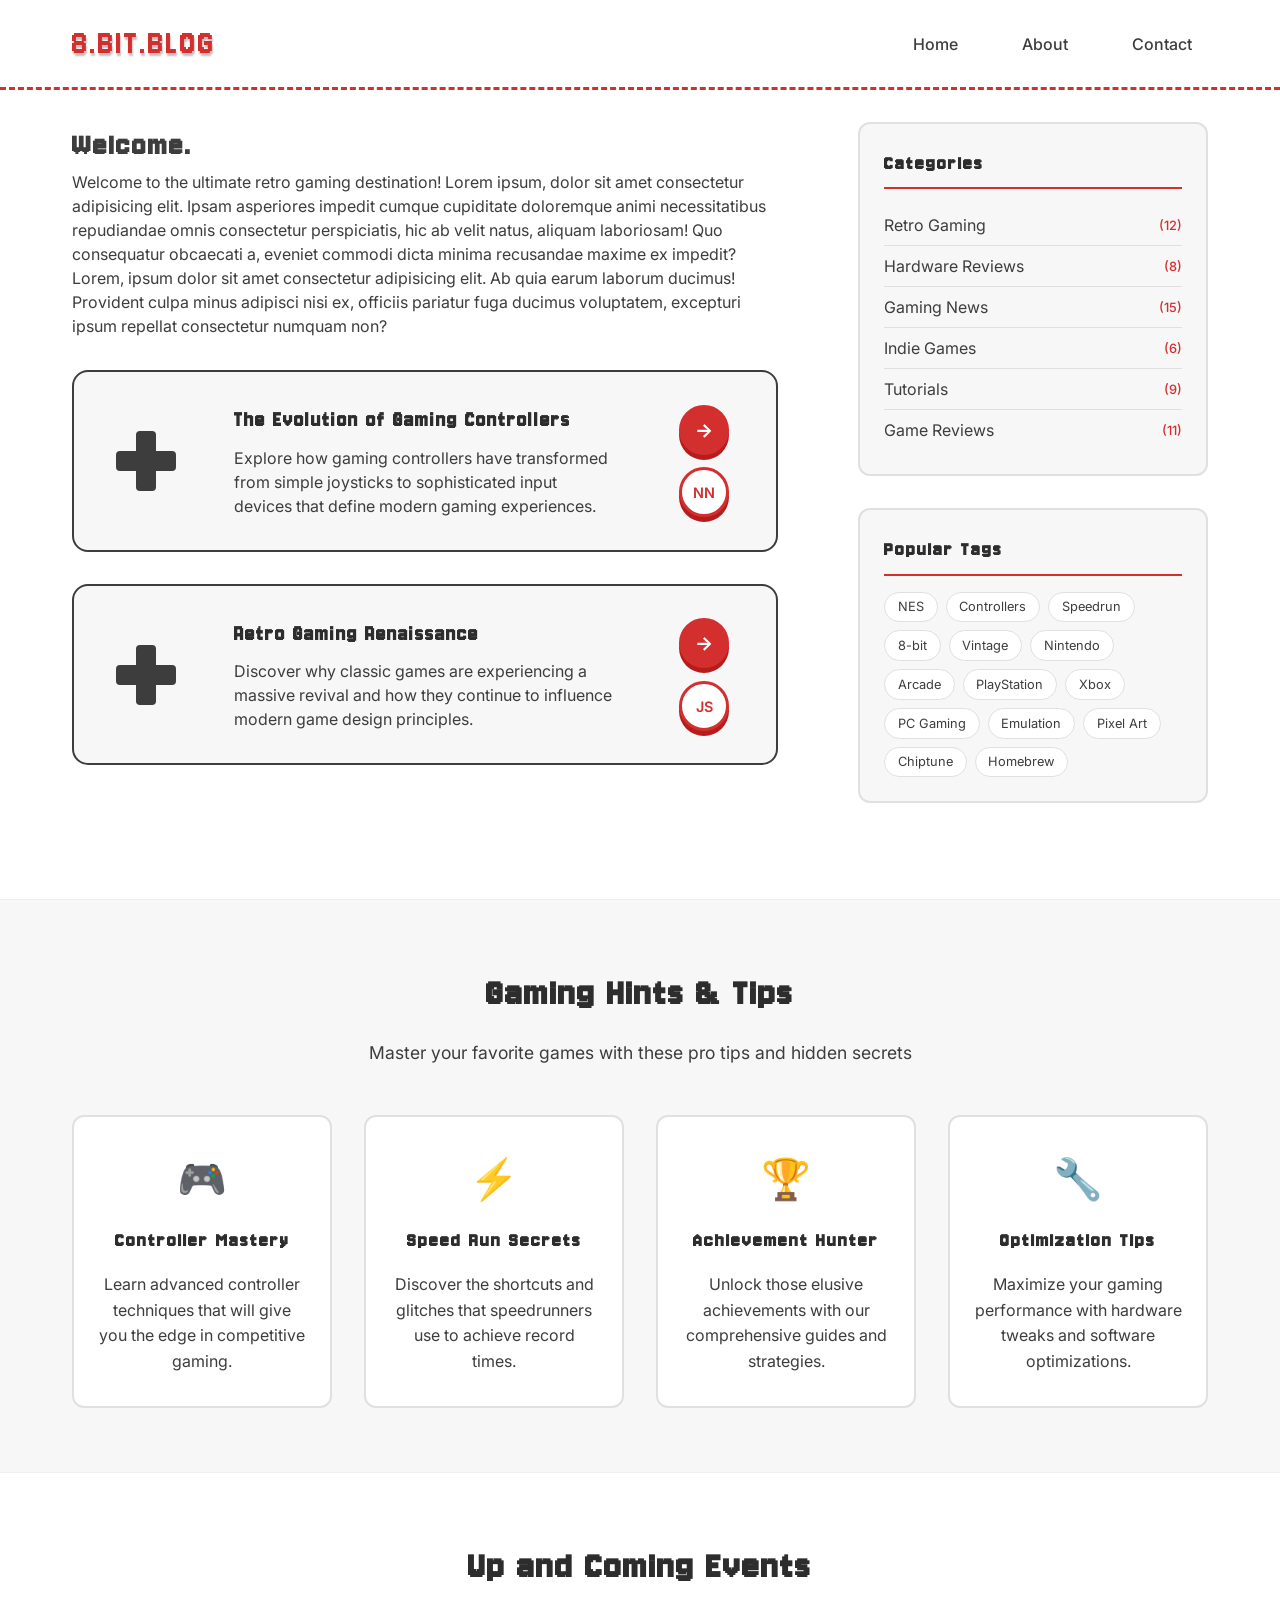
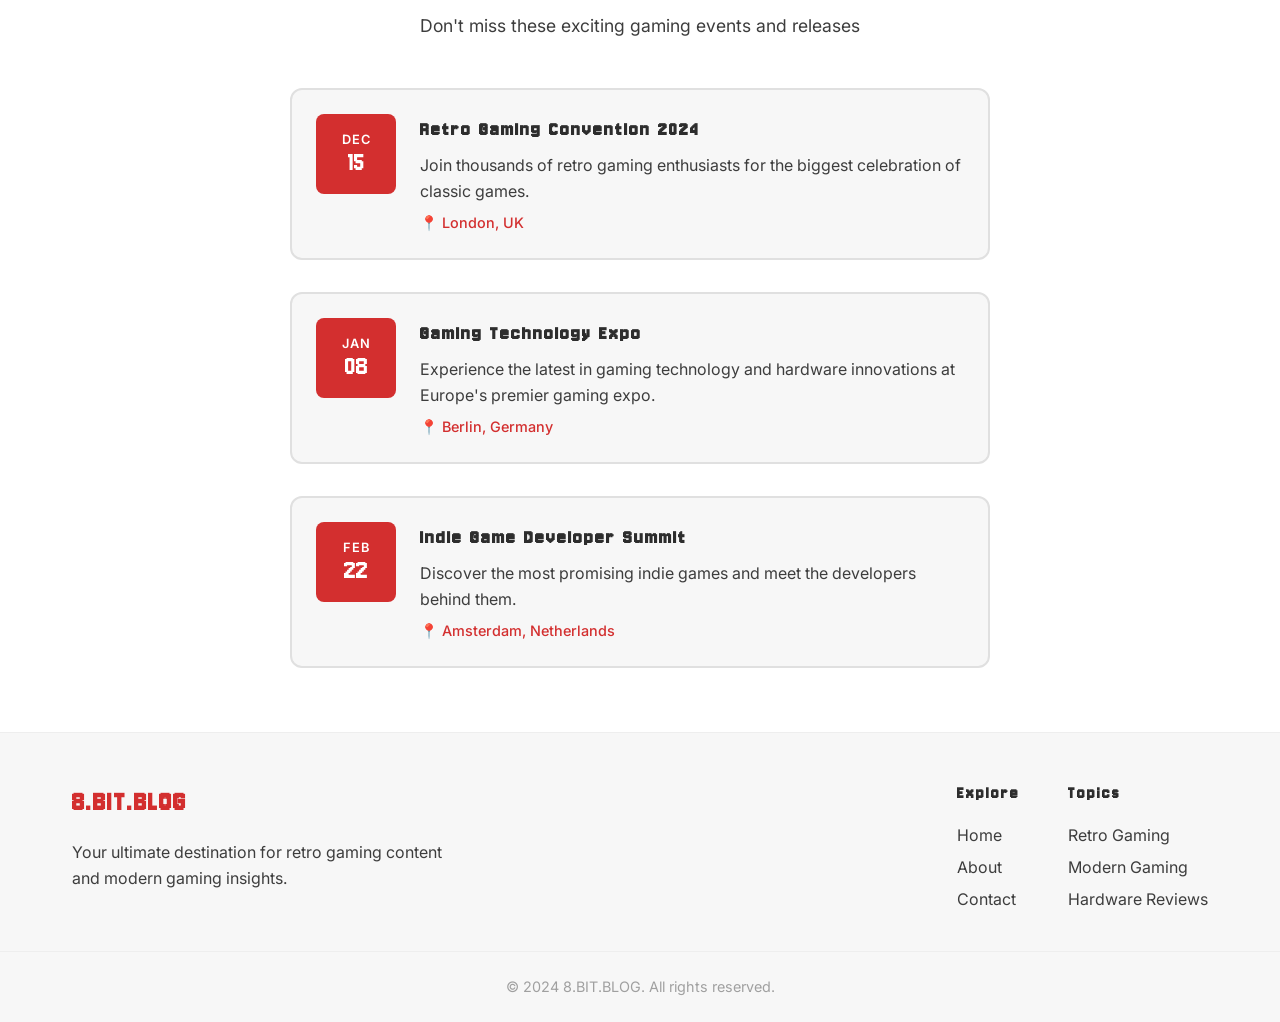
<file: index.html>
<html lang="en">
  <head>
    <meta charset="UTF-8" />
    <meta name="viewport" content="width=device-width, initial-scale=1.0" />
    <title>8.BIT.BLOG - Nostalgic Gaming Experience!!!!!!</title>
    <link rel="stylesheet" href="assets/styles.css" />
  </head>
  <!-- **  ** -->
  <body>
    <nav class="navbar">
      <div class="nav-container">
        <a href="index.html" class="nav-logo">8.BIT.BLOG</a>
        <ul class="nav-links">
          <li><a href="index.html">Home</a></li>
          <li><a href="about.html">About</a></li>
          <li><a href="contact.html">Contact</a></li>
        </ul>
      </div>
    </nav>

    <div class="content">
      <div class="main-layout">
        <!-- Left Column - Blog Content -->
        <div class="blog-section">
          <h1>Welcome.</h1>
          <p>
            Welcome to the ultimate retro gaming destination! Lorem ipsum, dolor
            sit amet consectetur adipisicing elit. Ipsam asperiores impedit
            cumque cupiditate doloremque animi necessitatibus repudiandae omnis
            consectetur perspiciatis, hic ab velit natus, aliquam laboriosam!
            Quo consequatur obcaecati a, eveniet commodi dicta minima recusandae
            maxime ex impedit?
            Lorem, ipsum dolor sit amet consectetur adipisicing elit. Ab quia earum laborum ducimus! Provident culpa minus adipisci nisi ex, officiis pariatur fuga ducimus voluptatem, excepturi ipsum repellat consectetur numquam non?
          </p>

          <!-- NES Gamepad Card Template -->
          <div class="gamepad-card">
            <div class="card-left">
              <div class="dpad">
                <div class="dpad-vertical"></div>
                <div class="dpad-horizontal"></div>
              </div>
            </div>

            <div class="card-content">
              <h3>The Evolution of Gaming Controllers</h3>
              <p>
                Explore how gaming controllers have transformed from simple
                joysticks to sophisticated input devices that define modern
                gaming experiences.
              </p>
            </div>

            <div class="card-right">
              <div class="action-buttons">
                <button class="action-btn read-more" title="Read More">
                  <span class="arrow">→</span>
                </button>
                <button class="action-btn author-btn" title="Author">
                  <span class="initials">NN</span>
                </button>
              </div>
            </div>
          </div>

          <!-- Second Card -->
          <div class="gamepad-card">
            <div class="card-left">
              <div class="dpad">
                <div class="dpad-vertical"></div>
                <div class="dpad-horizontal"></div>
              </div>
            </div>

            <div class="card-content">
              <h3>Retro Gaming Renaissance</h3>
              <p>
                Discover why classic games are experiencing a massive revival
                and how they continue to influence modern game design
                principles.
              </p>
            </div>

            <div class="card-right">
              <div class="action-buttons">
                <button class="action-btn read-more" title="Read More">
                  <span class="arrow">→</span>
                </button>
                <button class="action-btn author-btn" title="Author">
                  <span class="initials">JS</span>
                </button>
              </div>
            </div>
          </div>
        </div>
        <!-- End of Left Column -->

        <!-- Right Column - Tags and Categories -->
        <div class="sidebar-section">
          <!-- Categories -->
          <div class="sidebar-widget">
            <h3>Categories</h3>
            <ul class="category-list">
              <li><a href="#" class="category-item">Retro Gaming <span class="count">(12)</span></a></li>
              <li><a href="#" class="category-item">Hardware Reviews <span class="count">(8)</span></a></li>
              <li><a href="#" class="category-item">Gaming News <span class="count">(15)</span></a></li>
              <li><a href="#" class="category-item">Indie Games <span class="count">(6)</span></a></li>
              <li><a href="#" class="category-item">Tutorials <span class="count">(9)</span></a></li>
              <li><a href="#" class="category-item">Game Reviews <span class="count">(11)</span></a></li>
            </ul>
          </div>
          <!-- Tags -->
          <!-- Tags -->
          <!-- Tags -->
          <div class="sidebar-widget">
            <h3>Popular Tags</h3>
            <div class="tag-cloud">
              <a href="#" class="tag">NES</a>
              <a href="#" class="tag">Controllers</a>
              <a href="#" class="tag">Speedrun</a>
              <a href="#" class="tag">8-bit</a>
              <a href="#" class="tag">Vintage</a>
              <a href="#" class="tag">Nintendo</a>
              <a href="#" class="tag">Arcade</a>
              <a href="#" class="tag">PlayStation</a>
              <a href="#" class="tag">Xbox</a>
              <a href="#" class="tag">PC Gaming</a>
              <a href="#" class="tag">Emulation</a>
              <a href="#" class="tag">Pixel Art</a>
              <a href="#" class="tag">Chiptune</a>
              <a href="#" class="tag">Homebrew</a>
            </div>
          </div>

        </div>
      </div>
    </div>

    <!-- Gaming Hints Section - Full Width -->
    <div class="hints-section">
      <div class="hints-container">
        <h2>Gaming Hints & Tips</h2>
        <p class="hints-subtitle">
          Master your favorite games with these pro tips and hidden secrets
        </p>

        <div class="hints-grid">
          <div class="hint-card">
            <div class="hint-icon">🎮</div>
            <h3>Controller Mastery</h3>
            <p>
              Learn advanced controller techniques that will give you the edge
              in competitive gaming.
            </p>
          </div>

          <div class="hint-card">
            <div class="hint-icon">⚡</div>
            <h3>Speed Run Secrets</h3>
            <p>
              Discover the shortcuts and glitches that speedrunners use to
              achieve record times.
            </p>
          </div>

          <div class="hint-card">
            <div class="hint-icon">🏆</div>
            <h3>Achievement Hunter</h3>
            <p>
              Unlock those elusive achievements with our comprehensive guides
              and strategies.
            </p>
          </div>

          <div class="hint-card">
            <div class="hint-icon">🔧</div>
            <h3>Optimization Tips</h3>
            <p>
              Maximize your gaming performance with hardware tweaks and software
              optimizations.
            </p>
          </div>
        </div>
      </div>
    </div>

    <!-- Up and Coming Events Section -->
    <div class="events-section">
      <div class="events-container">
        <h2>Up and Coming Events</h2>
        <p class="events-subtitle">Don't miss these exciting gaming events and releases</p>
        
        <div class="events-timeline">
          <div class="event-item">
            <div class="event-date">
              <span class="month">DEC</span>
              <span class="day">15</span>
            </div>
            <div class="event-content">
              <h3>Retro Gaming Convention 2024</h3>
              <p>Join thousands of retro gaming enthusiasts for the biggest celebration of classic games.</p>
              <span class="event-location">📍 London, UK</span>
            </div>
          </div>
          
          <div class="event-item">
            <div class="event-date">
              <span class="month">JAN</span>
              <span class="day">08</span>
            </div>
            <div class="event-content">
              <h3>Gaming Technology Expo</h3>
              <p>Experience the latest in gaming technology and hardware innovations at Europe's premier gaming expo.</p>
              <span class="event-location">📍 Berlin, Germany</span>
            </div>
          </div>
          
          <div class="event-item">
            <div class="event-date">
              <span class="month">FEB</span>
              <span class="day">22</span>
            </div>
            <div class="event-content">
              <h3>Indie Game Developer Summit</h3>
              <p>Discover the most promising indie games and meet the developers behind them.</p>
              <span class="event-location">📍 Amsterdam, Netherlands</span>
            </div>
          </div>
        </div>
      </div>
    </div>

    <footer class="footer">
      <div class="footer-container">
        <div class="footer-brand">
          <h3>8.BIT.BLOG</h3>
          <p>
            Your ultimate destination for retro gaming content and modern gaming
            insights.
          </p>
        </div>

        <div class="footer-links">
          <div class="footer-section">
            <h4>Explore</h4>
            <ul>
              <li><a href="index.html">Home</a></li>
              <li><a href="about.html">About</a></li>
              <li><a href="contact.html">Contact</a></li>
            </ul>
          </div>

          <div class="footer-section">
            <h4>Topics</h4>
            <ul>
              <li><a href="#">Retro Gaming</a></li>
              <li><a href="#">Modern Gaming</a></li>
              <li><a href="#">Hardware Reviews</a></li>
            </ul>
          </div>
        </div>
      </div>

      <div class="footer-bottom">
        <p>&copy; 2024 8.BIT.BLOG. All rights reserved.</p>
      </div>
    </footer>
  </body>
</html>
</file>
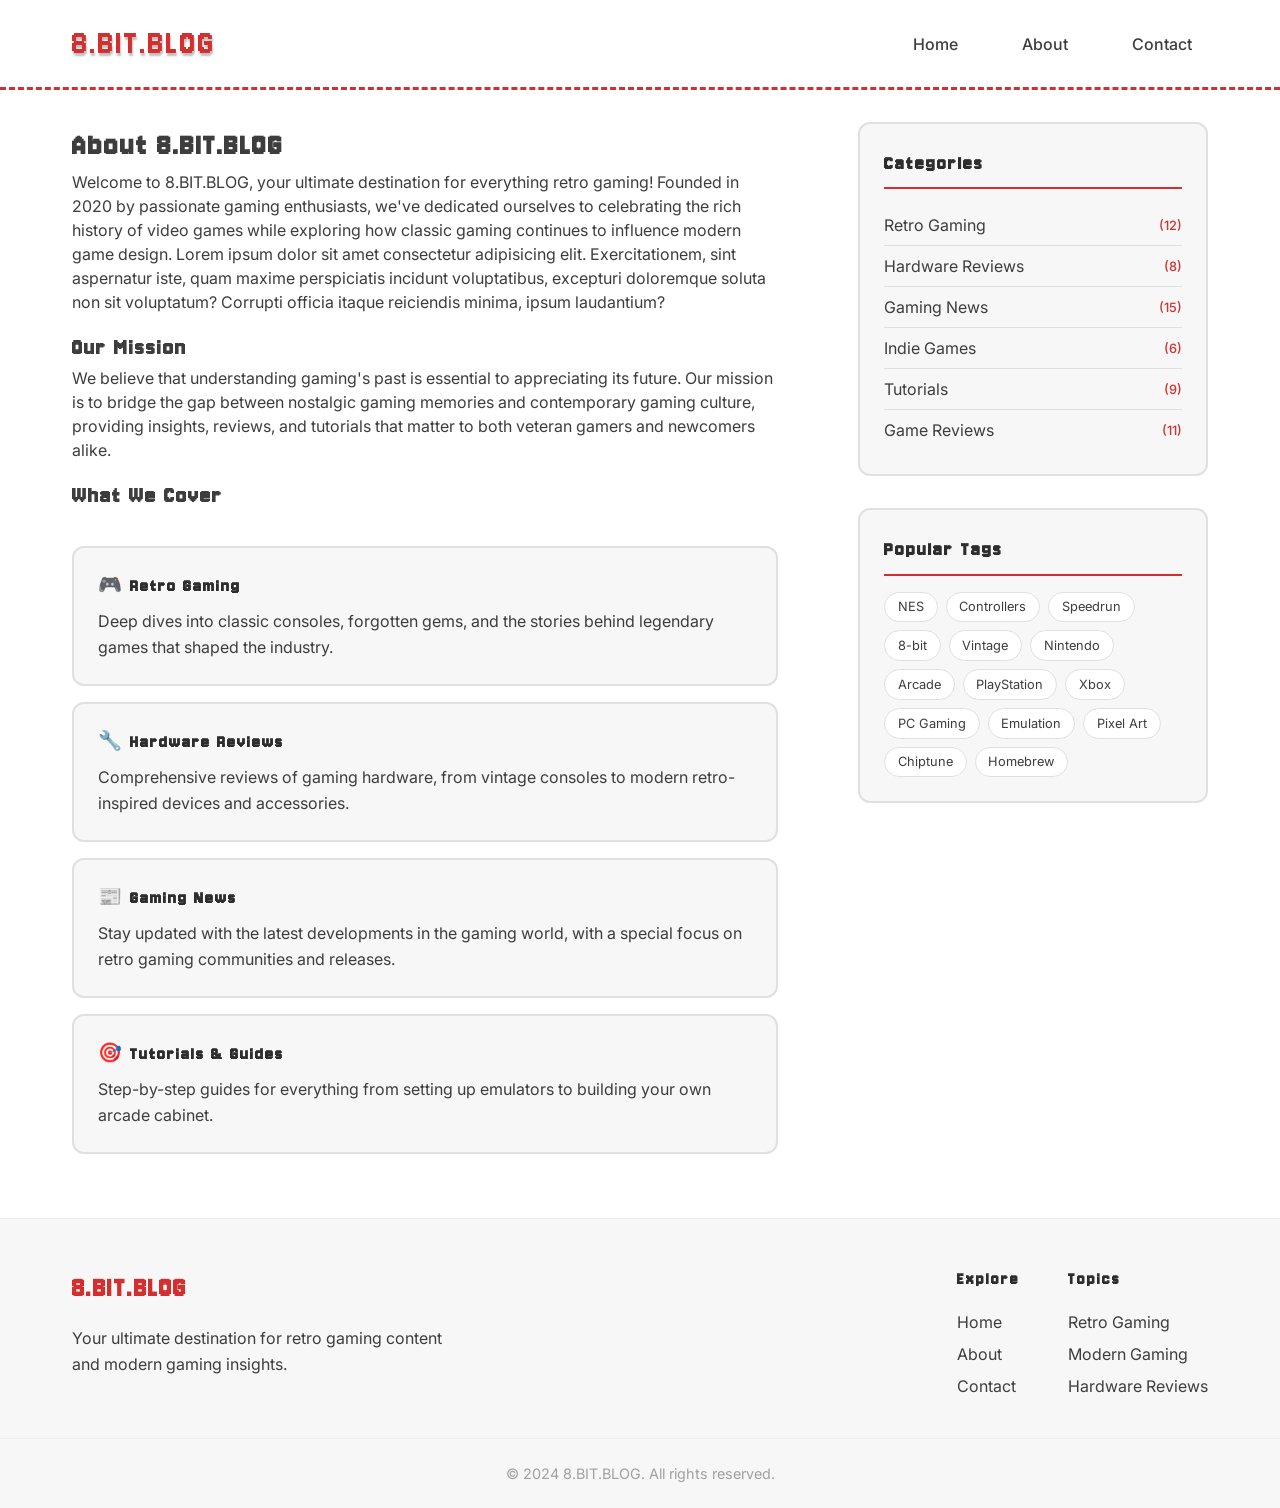
<file: about.html>
<html lang="en">
  <head>
    <meta charset="UTF-8" />
    <meta name="viewport" content="width=device-width, initial-scale=1.0" />
    <title>About - 8.BIT.BLOG</title>
    <link rel="stylesheet" href="assets/styles.css" />
  </head>
  <body>
    <nav class="navbar">
      <div class="nav-container">
        <a href="index.html" class="nav-logo">8.BIT.BLOG</a>
        <ul class="nav-links">
          <li><a href="index.html">Home</a></li>
          <li><a href="about.html">About</a></li>
          <li><a href="contact.html">Contact</a></li>
        </ul>
      </div>
    </nav>

    <div class="content">
      <div class="main-layout">
        <!-- Left Column - About Content -->
        <div class="blog-section">
          <h1>About 8.BIT.BLOG</h1>
          <p>
            Welcome to 8.BIT.BLOG, your ultimate destination for everything
            retro gaming! Founded in 2020 by passionate gaming enthusiasts,
            we've dedicated ourselves to celebrating the rich history of video
            games while exploring how classic gaming continues to influence
            modern game design.
            Lorem ipsum dolor sit amet consectetur adipisicing elit. Exercitationem, sint aspernatur iste, quam maxime perspiciatis incidunt voluptatibus, excepturi doloremque soluta non sit voluptatum? Corrupti officia itaque reiciendis minima, ipsum laudantium?
          </p>

          <h2>Our Mission</h2>
          <p>
            We believe that understanding gaming's past is essential to
            appreciating its future. Our mission is to bridge the gap between
            nostalgic gaming memories and contemporary gaming culture, providing
            insights, reviews, and tutorials that matter to both veteran gamers
            and newcomers alike.
          </p>

          <h2>What We Cover</h2>
          <div class="about-topics">
            <div class="topic-item">
              <h3>🎮 Retro Gaming</h3>
              <p>
                Deep dives into classic consoles, forgotten gems, and the
                stories behind legendary games that shaped the industry.
              </p>
            </div>

            <div class="topic-item">
              <h3>🔧 Hardware Reviews</h3>
              <p>
                Comprehensive reviews of gaming hardware, from vintage consoles
                to modern retro-inspired devices and accessories.
              </p>
            </div>

            <div class="topic-item">
              <h3>📰 Gaming News</h3>
              <p>
                Stay updated with the latest developments in the gaming world,
                with a special focus on retro gaming communities and releases.
              </p>
            </div>

            <div class="topic-item">
              <h3>🎯 Tutorials & Guides</h3>
              <p>
                Step-by-step guides for everything from setting up emulators to
                building your own arcade cabinet.
              </p>
            </div>
          </div>
        </div>

        <!-- Right Column - Sidebar -->
        <div class="sidebar-section">
          <!-- Categories -->
          <div class="sidebar-widget">
            <h3>Categories</h3>
            <ul class="category-list">
              <li>
                <a href="#" class="category-item"
                  >Retro Gaming <span class="count">(12)</span></a
                >
              </li>
              <li>
                <a href="#" class="category-item"
                  >Hardware Reviews <span class="count">(8)</span></a
                >
              </li>
              <li>
                <a href="#" class="category-item"
                  >Gaming News <span class="count">(15)</span></a
                >
              </li>
              <li>
                <a href="#" class="category-item"
                  >Indie Games <span class="count">(6)</span></a
                >
              </li>
              <li>
                <a href="#" class="category-item"
                  >Tutorials <span class="count">(9)</span></a
                >
              </li>
              <li>
                <a href="#" class="category-item"
                  >Game Reviews <span class="count">(11)</span></a
                >
              </li>
            </ul>
          </div>

          <!-- Tags -->
          <div class="sidebar-widget">
            <h3>Popular Tags</h3>
            <div class="tag-cloud">
              <a href="#" class="tag">NES</a>
              <a href="#" class="tag">Controllers</a>
              <a href="#" class="tag">Speedrun</a>
              <a href="#" class="tag">8-bit</a>
              <a href="#" class="tag">Vintage</a>
              <a href="#" class="tag">Nintendo</a>
              <a href="#" class="tag">Arcade</a>
              <a href="#" class="tag">PlayStation</a>
              <a href="#" class="tag">Xbox</a>
              <a href="#" class="tag">PC Gaming</a>
              <a href="#" class="tag">Emulation</a>
              <a href="#" class="tag">Pixel Art</a>
              <a href="#" class="tag">Chiptune</a>
              <a href="#" class="tag">Homebrew</a>
            </div>
          </div>
        </div>
      </div>
    </div>

    <footer class="footer">
      <div class="footer-container">
        <div class="footer-brand">
          <h3>8.BIT.BLOG</h3>
          <p>
            Your ultimate destination for retro gaming content and modern gaming
            insights.
          </p>
        </div>

        <div class="footer-links">
          <div class="footer-section">
            <h4>Explore</h4>
            <ul>
              <li><a href="index.html">Home</a></li>
              <li><a href="about.html">About</a></li>
              <li><a href="contact.html">Contact</a></li>
            </ul>
          </div>

          <div class="footer-section">
            <h4>Topics</h4>
            <ul>
              <li><a href="#">Retro Gaming</a></li>
              <li><a href="#">Modern Gaming</a></li>
              <li><a href="#">Hardware Reviews</a></li>
            </ul>
          </div>
        </div>
      </div>

      <div class="footer-bottom">
        <p>&copy; 2024 8.BIT.BLOG. All rights reserved.</p>
      </div>
    </footer>
  </body>
</html>
</file>
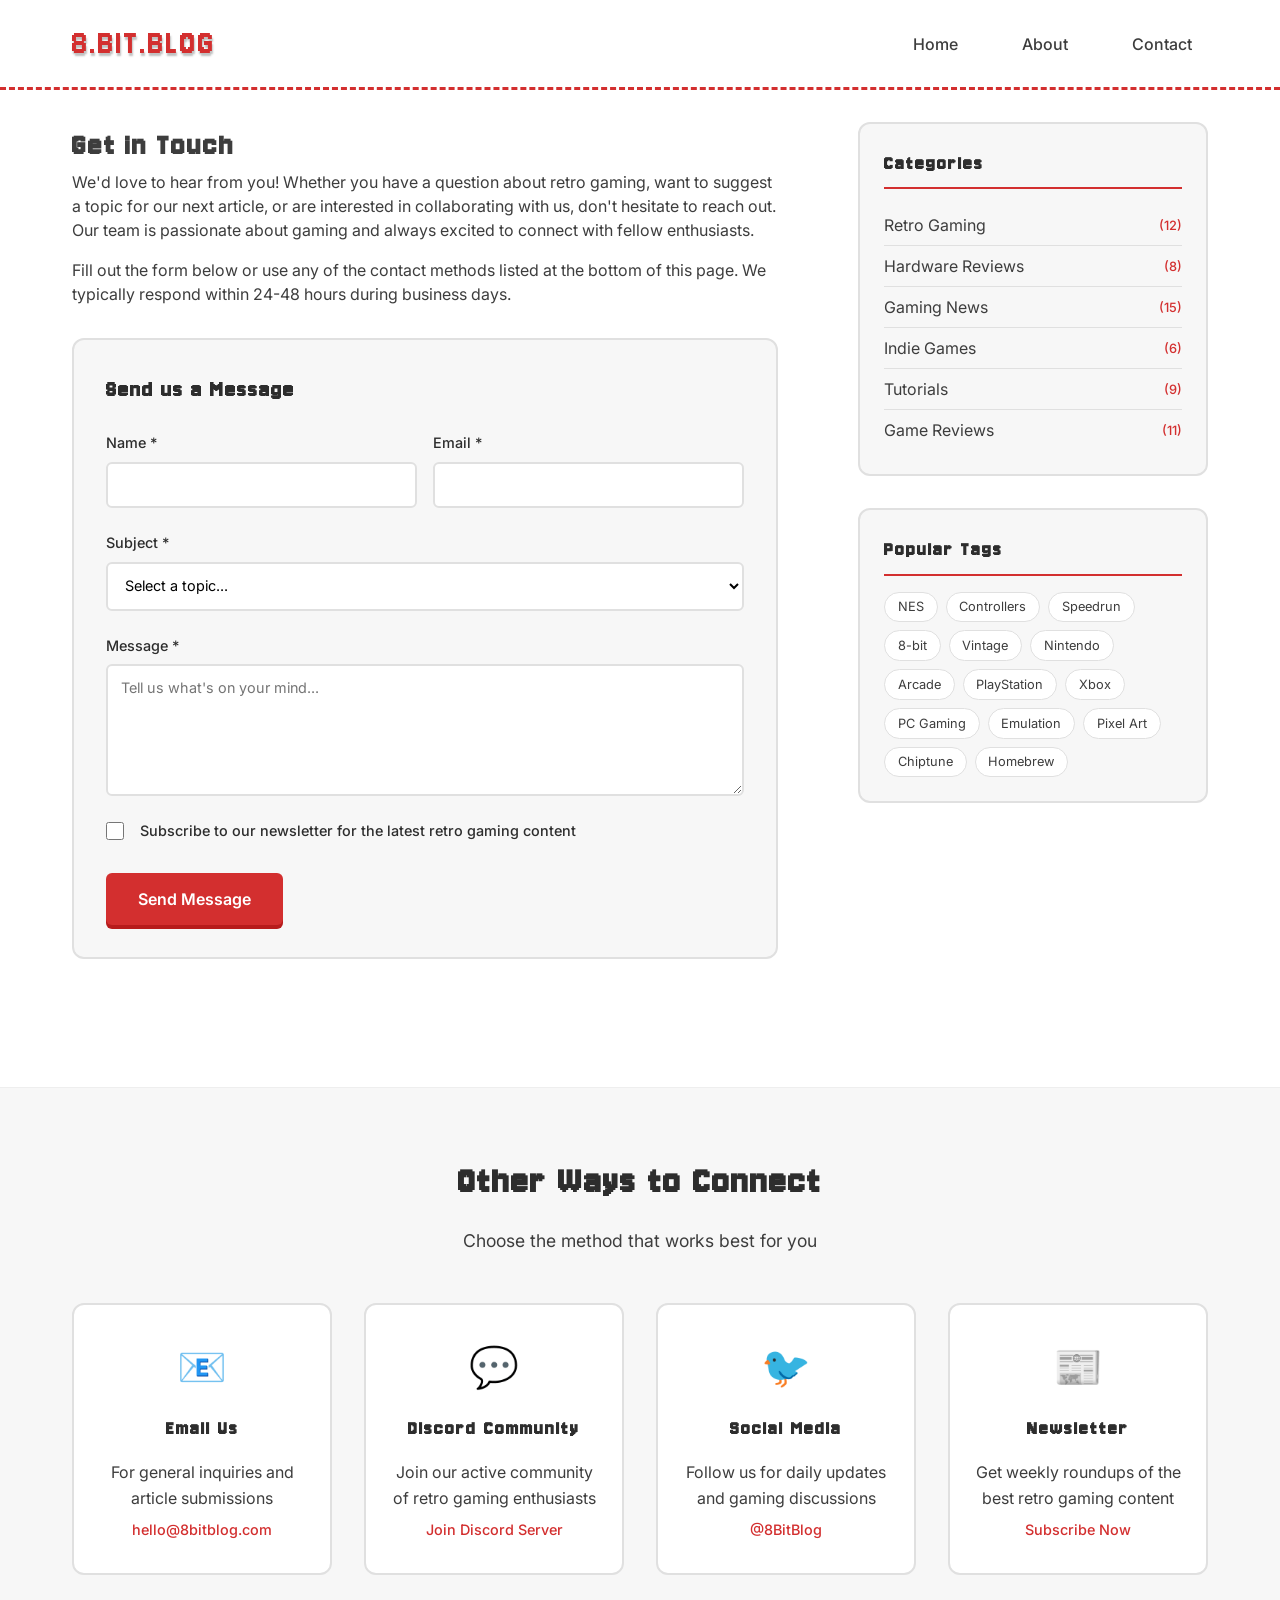
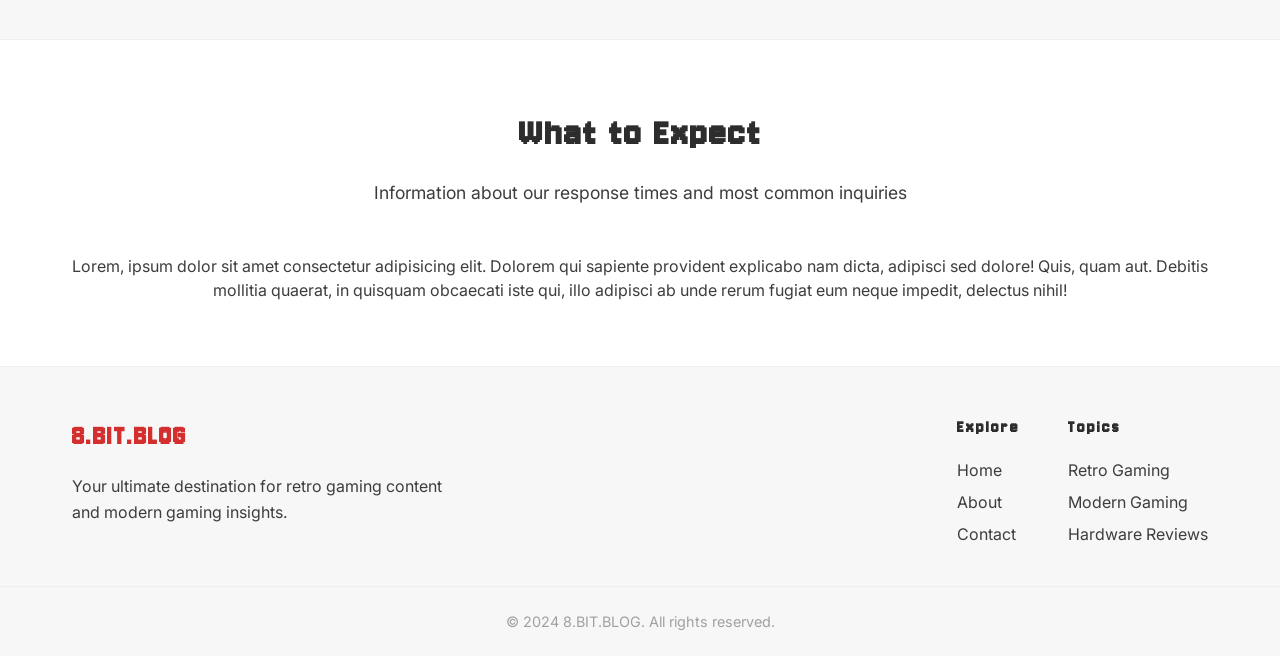
<file: contact.html>
<html lang="en">
  <head>
    <meta charset="UTF-8" />
    <meta name="viewport" content="width=device-width, initial-scale=1.0" />
    <title>Contact - 8.BIT.BLOG</title>
    <link rel="stylesheet" href="assets/styles.css" />
  </head>
  <body>
    <nav class="navbar">
      <div class="nav-container">
        <a href="index.html" class="nav-logo">8.BIT.BLOG</a>
        <ul class="nav-links">
          <li><a href="index.html">Home</a></li>
          <li><a href="about.html">About</a></li>
          <li><a href="contact.html">Contact</a></li>
        </ul>
      </div>
    </nav>

    <div class="content">
      <div class="main-layout">
        <!-- Left Column - Contact Content -->
        <div class="blog-section">
          <h1>Get in Touch</h1>
          <p>
            We'd love to hear from you! Whether you have a question about retro
            gaming, want to suggest a topic for our next article, or are
            interested in collaborating with us, don't hesitate to reach out.
            Our team is passionate about gaming and always excited to connect
            with fellow enthusiasts.
          </p>
          <p>
            Fill out the form below or use any of the contact methods listed at
            the bottom of this page. We typically respond within 24-48 hours
            during business days.
          </p>

          <!-- Contact Form Section -->
          <div class="contact-form-section">
            <h2>Send us a Message</h2>
            <form class="contact-form" action="#" method="POST">
              <div class="form-row">
                <div class="form-group">
                  <label for="name">Name *</label>
                  <input type="text" id="name" name="name" required />
                </div>
                <div class="form-group">
                  <label for="email">Email *</label>
                  <input type="email" id="email" name="email" required />
                </div>
              </div>

              <div class="form-group">
                <label for="subject">Subject *</label>
                <select id="subject" name="subject" required>
                  <option value="">Select a topic...</option>
                  <option value="general">General Inquiry</option>
                  <option value="article-suggestion">Article Suggestion</option>
                  <option value="collaboration">Collaboration</option>
                  <option value="hardware-review">
                    Hardware Review Request
                  </option>
                  <option value="technical-support">Technical Support</option>
                  <option value="feedback">Website Feedback</option>
                </select>
              </div>

              <div class="form-group">
                <label for="message">Message *</label>
                <textarea
                  id="message"
                  name="message"
                  rows="6"
                  placeholder="Tell us what's on your mind..."
                  required
                ></textarea>
              </div>

              <div class="form-group checkbox-group">
                <label class="checkbox-label">
                  <input type="checkbox" id="newsletter" name="newsletter" />
                  <span class="checkmark"></span>
                  Subscribe to our newsletter for the latest retro gaming
                  content
                </label>
              </div>

              <button type="submit" class="contact-submit-btn">
                Send Message
              </button>
            </form>
          </div>
        </div>

        <!-- Right Column - Sidebar -->
        <div class="sidebar-section">
          <!-- Categories -->
          <div class="sidebar-widget">
            <h3>Categories</h3>
            <ul class="category-list">
              <li>
                <a href="#" class="category-item"
                  >Retro Gaming <span class="count">(12)</span></a
                >
              </li>
              <li>
                <a href="#" class="category-item"
                  >Hardware Reviews <span class="count">(8)</span></a
                >
              </li>
              <li>
                <a href="#" class="category-item"
                  >Gaming News <span class="count">(15)</span></a
                >
              </li>
              <li>
                <a href="#" class="category-item"
                  >Indie Games <span class="count">(6)</span></a
                >
              </li>
              <li>
                <a href="#" class="category-item"
                  >Tutorials <span class="count">(9)</span></a
                >
              </li>
              <li>
                <a href="#" class="category-item"
                  >Game Reviews <span class="count">(11)</span></a
                >
              </li>
            </ul>
          </div>

          <!-- Tags -->
          <div class="sidebar-widget">
            <h3>Popular Tags</h3>
            <div class="tag-cloud">
              <a href="#" class="tag">NES</a>
              <a href="#" class="tag">Controllers</a>
              <a href="#" class="tag">Speedrun</a>
              <a href="#" class="tag">8-bit</a>
              <a href="#" class="tag">Vintage</a>
              <a href="#" class="tag">Nintendo</a>
              <a href="#" class="tag">Arcade</a>
              <a href="#" class="tag">PlayStation</a>
              <a href="#" class="tag">Xbox</a>
              <a href="#" class="tag">PC Gaming</a>
              <a href="#" class="tag">Emulation</a>
              <a href="#" class="tag">Pixel Art</a>
              <a href="#" class="tag">Chiptune</a>
              <a href="#" class="tag">Homebrew</a>
            </div>
          </div>
        </div>
      </div>
    </div>

    <!-- Contact Details Section - Full Width -->
    <div class="hints-section">
      <div class="hints-container">
        <h2>Other Ways to Connect</h2>
        <p class="hints-subtitle">Choose the method that works best for you</p>

        <div class="hints-grid">
          <div class="hint-card">
            <div class="hint-icon">📧</div>
            <h3>Email Us</h3>
            <p>For general inquiries and article submissions</p>
            <a href="mailto:hello@8bitblog.com" class="contact-link"
              >hello@8bitblog.com</a
            >
          </div>

          <div class="hint-card">
            <div class="hint-icon">💬</div>
            <h3>Discord Community</h3>
            <p>Join our active community of retro gaming enthusiasts</p>
            <a href="#" class="contact-link">Join Discord Server</a>
          </div>

          <div class="hint-card">
            <div class="hint-icon">🐦</div>
            <h3>Social Media</h3>
            <p>Follow us for daily updates and gaming discussions</p>
            <a href="#" class="contact-link">@8BitBlog</a>
          </div>

          <div class="hint-card">
            <div class="hint-icon">📰</div>
            <h3>Newsletter</h3>
            <p>Get weekly roundups of the best retro gaming content</p>
            <a href="#" class="contact-link">Subscribe Now</a>
          </div>
        </div>
      </div>
    </div>

    <!-- Response Times & FAQ Section -->
    <div class="events-section">
      <div class="events-container">
        <h2>What to Expect</h2>
        <p class="events-subtitle">
          Information about our response times and most common inquiries
        </p>
        <p>
          Lorem, ipsum dolor sit amet consectetur adipisicing elit. Dolorem qui
          sapiente provident explicabo nam dicta, adipisci sed dolore! Quis,
          quam aut. Debitis mollitia quaerat, in quisquam obcaecati iste qui,
          illo adipisci ab unde rerum fugiat eum neque impedit, delectus nihil!
        </p>
      </div>
    </div>

    <footer class="footer">
      <div class="footer-container">
        <div class="footer-brand">
          <h3>8.BIT.BLOG</h3>
          <p>
            Your ultimate destination for retro gaming content and modern gaming
            insights.
          </p>
        </div>

        <div class="footer-links">
          <div class="footer-section">
            <h4>Explore</h4>
            <ul>
              <li><a href="index.html">Home</a></li>
              <li><a href="about.html">About</a></li>
              <li><a href="contact.html">Contact</a></li>
            </ul>
          </div>

          <div class="footer-section">
            <h4>Topics</h4>
            <ul>
              <li><a href="#">Retro Gaming</a></li>
              <li><a href="#">Modern Gaming</a></li>
              <li><a href="#">Hardware Reviews</a></li>
            </ul>
          </div>
        </div>
      </div>

      <div class="footer-bottom">
        <p>&copy; 2024 8.BIT.BLOG. All rights reserved.</p>
      </div>
    </footer>
  </body>
</html>
</file>
<file: assets/styles.css>
/* Import fonts from Google Fonts */
@import url("https://fonts.googleapis.com/css2?family=Jersey+10&family=Inter:wght@300;400;500;600&display=swap");

/* Retro Gaming Color Scheme - Inspired by classic NES gamepad */
:root {
  --retro-dark: #2d2d2d;
  --retro-grey: #3d3d3d;
  --retro-light: #f7f7f7;
  --retro-red: #d32f2f;
  --retro-white: #ffffff;
  --retro-shadow: rgba(42, 42, 42, 0.3);
  --retro-letter-spacing: 2px;
}

/* Global styles */
/* Global styles */
/* Global styles */

* {
  margin: 0;
  padding: 0;
  box-sizing: border-box;
}
body {
  font-family: "Inter", sans-serif;
  background: var(--retro-white);
  min-height: 100vh;
  color: var(--retro-grey);
  line-height: 1.5;
}
/* Headings */
h1,
h2,
h3,
h4,
h5,
h6 {
  font-weight: bold;
  font-family: "Jersey 10", cursive;
  letter-spacing: var(--retro-letter-spacing);
}

/* Navbar styling */
.navbar {
  background: var(--retro-white);
  border-bottom: 3px dashed var(--retro-red);
}

.nav-container {
  max-width: 1200px;
  margin: 0 auto;
  display: flex;
  justify-content: space-between;
  align-items: center;
  padding: 1rem 2rem;
}

.nav-logo {
  font-size: 2.3rem;
  color: var(--retro-red);
  text-decoration: none;
  text-shadow: 1px 3px 2px var(--retro-shadow);
  font-weight: normal;
  font-family: "Jersey 10", cursive;
  letter-spacing: var(--retro-letter-spacing);
}

.nav-links {
  display: flex;
  list-style: none;
  gap: 2rem;
}

.nav-links a {
  color: var(--retro-grey);
  text-decoration: none;
  font-family: "Inter", sans-serif;
  font-weight: 500;
  padding: 0.5rem 1rem;
  transition: all 0.1s ease;
}

.nav-links a:hover {
  color: var(--retro-red);
}

/* Main title styling */
.main-title {
  text-align: center;
  padding: 3rem 2rem;
  background: rgba(255, 255, 255, 0.1);
  margin: 2rem auto;
  max-width: 800px;
  border-radius: 12px;
  border: 3px solid var(--retro-dark);
  box-shadow: 0 8px 16px var(--retro-shadow);
}

.main-title h1 {
  font-size: 3.5rem;
  color: var(--retro-white);
  text-shadow: 3px 3px 0px var(--retro-red);
  margin-bottom: 1rem;
  font-family: "Jersey 10", cursive;
  letter-spacing: 2px;
}

.main-title .subtitle {
  font-size: 1.2rem;
  color: var(--retro-light);
  font-weight: 500;
  text-transform: uppercase;
  letter-spacing: 1px;
}

/* Content area styling */
.content {
  max-width: 1200px;
  margin: 0 auto;
  padding: 2rem;
}

.content p {
  font-family: "Inter", sans-serif;
  font-weight: 400;
  margin-bottom: 1rem;
}

/* Main Layout - Two Column */
.main-layout {
  display: grid;
  grid-template-columns: 1fr 350px;
  gap: 5rem;
  align-items: start;
}

.blog-section {
  min-width: 0; /* Prevents grid overflow */
}

/* Sidebar Section */
.sidebar-section {
  display: flex;
  flex-direction: column;
  gap: 2rem;
}

.sidebar-widget {
  background: var(--retro-light);
  border: 2px solid #e0e0e0;
  border-radius: 12px;
  padding: 1.5rem;
}

.sidebar-widget h3 {
  color: var(--retro-dark);
  margin-bottom: 1rem;
  font-size: 1.3rem;
  border-bottom: 2px solid var(--retro-red);
  padding-bottom: 0.5rem;
}

/* Categories */
.category-list {
  list-style: none;
  padding: 0;
  margin: 0;
}

.category-list li {
  border-bottom: 1px solid #e0e0e0;
  padding: 0.5rem 0;
}

.category-list li:last-child {
  border-bottom: none;
}

.category-item {
  font-family: 'Inter', sans-serif;
  color: var(--retro-grey);
  text-decoration: none;
  display: flex;
  justify-content: space-between;
  align-items: center;
  transition: color 0.2s ease;
}

.category-item:hover {
  color: var(--retro-red);
}

.count {
  font-size: 0.8rem;
  color: var(--retro-red);
  font-weight: 500;
}

/* Tag Cloud */
.tag-cloud {
  display: flex;
  flex-wrap: wrap;
  gap: 0.5rem;
}

.tag {
  font-family: 'Inter', sans-serif;
  background: var(--retro-white);
  color: var(--retro-grey);
  padding: 0.3rem 0.8rem;
  border-radius: 20px;
  text-decoration: none;
  font-size: 0.8rem;
  border: 1px solid #e0e0e0;
  transition: all 0.2s ease;
}

.tag:hover {
  background: var(--retro-red);
  color: var(--retro-white);
  border-color: var(--retro-red);
}


/* About Page Specific Styles */
.about-topics {
  margin: 2rem 0;
}

.topic-item {
  background: var(--retro-light);
  border: 2px solid #e0e0e0;
  border-radius: 12px;
  padding: 1.5rem;
  margin-bottom: 1rem;
  transition: all 0.3s ease;
}

.topic-item:hover {
  border-color: var(--retro-red);
  transform: translateY(-2px);
  box-shadow: 0 4px 12px rgba(0, 0, 0, 0.1);
}

.topic-item h3 {
  color: var(--retro-dark);
  margin-bottom: 0.5rem;
  font-size: 1.2rem;
}

.topic-item p {
  font-family: 'Inter', sans-serif;
  color: var(--retro-grey);
  line-height: 1.6;
  margin: 0;
}

/* Contact Form Styles */
.contact-form-section {
  margin: 2rem 0;
  background: var(--retro-light);
  border: 2px solid #e0e0e0;
  border-radius: 12px;
  padding: 2rem;
}

.contact-form-section h2 {
  margin-bottom: 1.5rem;
  color: var(--retro-dark);
}

.contact-form {
  display: flex;
  flex-direction: column;
  gap: 1.5rem;
}

.form-row {
  display: grid;
  grid-template-columns: 1fr 1fr;
  gap: 1rem;
}

.form-group {
  display: flex;
  flex-direction: column;
}

.form-group label {
  font-family: 'Inter', sans-serif;
  color: var(--retro-dark);
  font-weight: 500;
  margin-bottom: 0.5rem;
  font-size: 0.9rem;
}

.form-group input,
.form-group select,
.form-group textarea {
  font-family: 'Inter', sans-serif;
  padding: 0.8rem;
  border: 2px solid #e0e0e0;
  border-radius: 6px;
  font-size: 0.9rem;
  transition: border-color 0.2s ease;
  background: var(--retro-white);
}

.form-group input:focus,
.form-group select:focus,
.form-group textarea:focus {
  outline: none;
  border-color: var(--retro-red);
}

.form-group textarea {
  resize: vertical;
  min-height: 120px;
}

.checkbox-group {
  flex-direction: row;
  align-items: center;
  gap: 0.5rem;
}

.checkbox-label {
  display: flex;
  align-items: center;
  gap: 0.5rem;
  cursor: pointer;
  font-size: 0.9rem;
}

.checkbox-label input[type="checkbox"] {
  width: 18px;
  height: 18px;
  margin: 0;
}

.contact-submit-btn {
  background: var(--retro-red);
  color: var(--retro-white);
  padding: 1rem 2rem;
  border: none;
  border-radius: 6px;
  font-family: 'Inter', sans-serif;
  font-weight: 600;
  font-size: 1rem;
  cursor: pointer;
  transition: all 0.2s ease;
  align-self: flex-start;
  box-shadow: 0 4px 0 #b71c1c;
}

.contact-submit-btn:hover {
  transform: translateY(-2px);
  box-shadow: 0 6px 0 #b71c1c;
}

.contact-submit-btn:active {
  transform: translateY(2px);
  box-shadow: 0 2px 0 #b71c1c;
}

.contact-link {
  color: var(--retro-red);
  text-decoration: none;
  font-weight: 500;
  font-family: 'Inter', sans-serif;
  font-size: 0.9rem;
  margin-top: 0.5rem;
  display: inline-block;
}

.contact-link:hover {
  text-decoration: underline;
}

/* NES Gamepad Card Styling */
.gamepad-card {
  display: flex;
  align-items: center;
  background: var(--retro-light);
  border: 2px solid var(--retro-grey);
  border-radius: 16px;
  padding: 2rem;
  margin: 2rem 0;
  gap: 2rem;
  max-width: 800px;
}

/* Left side - D-Pad */
.card-left {
  flex: 0 0 80px;
  display: flex;
  justify-content: center;
  align-items: center;
}

.dpad {
  position: relative;
  width: 60px;
  height: 60px;
}

.dpad-horizontal,
.dpad-vertical {
  background: var(--retro-grey);
  position: absolute;
  border-radius: 4px;
}

.dpad-horizontal {
  width: 60px;
  height: 20px;
  top: 50%;
  left: 0;
  transform: translateY(-50%);
}

.dpad-vertical {
  width: 20px;
  height: 60px;
  left: 50%;
  top: 0;
  transform: translateX(-50%);
}

/* Center content */
.card-content {
  flex: 1;
  padding: 0 1rem;
}

.card-content h3 {
  color: var(--retro-dark);
  margin-bottom: 0.5rem;
  font-size: 1.4rem;
}

.card-content p {
  color: var(--retro-grey);
  margin: 0;
  line-height: 1.5;
}

/* Right side - Action buttons */
.card-right {
  flex: 0 0 80px;
  display: flex;
  justify-content: center;
  align-items: center;
}

.action-buttons {
  display: flex;
  flex-direction: column;
  gap: 0.8rem;
}

.action-btn {
  width: 50px;
  height: 50px;
  border-radius: 50%;
  border: 3px solid var(--retro-red);
  background: var(--retro-red);
  color: var(--retro-white);
  font-family: "Inter", sans-serif;
  font-weight: 600;
  cursor: pointer;
  transition: all 0.2s ease;
  display: flex;
  align-items: center;
  justify-content: center;
  box-shadow: 0 5px 0 #b71c1c;
}

.action-btn:active {
  transform: translateY(3px);
  box-shadow: 0 2px 0 #b71c1c;
}

.action-btn .arrow {
  font-size: 1.2rem;
  font-weight: bold;
}

.action-btn .initials {
  font-size: 0.9rem;
  font-weight: 600;
}

/* Author button styling */
.author-btn {
  background: var(--retro-white);
  color: var(--retro-red);
  border: 3px solid var(--retro-red);
  box-shadow: 0 5px 0 #b71c1c;
}

.author-btn:hover {
  background: var(--retro-red);
  color: var(--retro-white);
}

/* Gaming Hints Section */
.hints-section {
  background: var(--retro-light);
  border-top: 1px solid #eee;
  border-bottom: 1px solid #eee;
  margin-top: 4rem;
  padding: 4rem 0;
}

.hints-container {
  max-width: 1200px;
  margin: 0 auto;
  padding: 0 2rem;
  text-align: center;
}

.hints-section h2 {
  color: var(--retro-dark);
  font-size: 2.5rem;
  margin-bottom: 1rem;
}

.hints-subtitle {
  font-family: "Inter", sans-serif;
  color: var(--retro-grey);
  font-size: 1.1rem;
  margin-bottom: 3rem;
  max-width: 600px;
  margin-left: auto;
  margin-right: auto;
}

.hints-grid {
  display: grid;
  grid-template-columns: repeat(auto-fit, minmax(250px, 1fr));
  gap: 2rem;
  margin-top: 3rem;
}

.hint-card {
  background: var(--retro-white);
  border: 2px solid #e0e0e0;
  border-radius: 12px;
  padding: 2rem 1.5rem;
  text-align: center;
  transition: all 0.3s ease;
  cursor: pointer;
}

.hint-card:hover {
  border-color: var(--retro-red);
  transform: translateY(-4px);
  box-shadow: 0 8px 24px rgba(0, 0, 0, 0.1);
}

.hint-icon {
  font-size: 2.5rem;
  margin-bottom: 1rem;
  display: block;
}

.hint-card h3 {
  color: var(--retro-dark);
  margin-bottom: 1rem;
  font-size: 1.3rem;
}

.hint-card p {
  font-family: "Inter", sans-serif;
  color: var(--retro-grey);
  line-height: 1.6;
  margin: 0;
}

/* Events Section */
.events-section {
  background: var(--retro-white);
  padding: 4rem 0;
}

.events-container {
  max-width: 1200px;
  margin: 0 auto;
  padding: 0 2rem;
  text-align: center;
}

.events-section h2 {
  color: var(--retro-dark);
  font-size: 2.5rem;
  margin-bottom: 1rem;
}

.events-subtitle {
  font-family: 'Inter', sans-serif;
  color: var(--retro-grey);
  font-size: 1.1rem;
  margin-bottom: 3rem;
  max-width: 600px;
  margin-left: auto;
  margin-right: auto;
}

.events-timeline {
  display: flex;
  flex-direction: column;
  gap: 2rem;
  max-width: 700px;
  margin: 0 auto;
  text-align: left;
}

.event-item {
  display: flex;
  gap: 1.5rem;
  align-items: flex-start;
  padding: 1.5rem;
  background: var(--retro-light);
  border-radius: 12px;
  border: 2px solid #e0e0e0;
  transition: all 0.3s ease;
}

.event-item:hover {
  border-color: var(--retro-red);
  transform: translateY(-2px);
  box-shadow: 0 8px 24px rgba(0, 0, 0, 0.1);
}

.event-date {
  flex: 0 0 80px;
  text-align: center;
  background: var(--retro-red);
  color: var(--retro-white);
  border-radius: 8px;
  padding: 1rem 0.5rem;
  display: flex;
  flex-direction: column;
  justify-content: center;
}

.event-date .month {
  font-family: 'Inter', sans-serif;
  font-size: 0.8rem;
  font-weight: 600;
  text-transform: uppercase;
  letter-spacing: 1px;
}

.event-date .day {
  font-family: 'Jersey 10', cursive;
  font-size: 1.8rem;
  font-weight: normal;
  line-height: 1;
}

.event-content {
  flex: 1;
}

.event-content h3 {
  color: var(--retro-dark);
  margin-bottom: 0.5rem;
  font-size: 1.3rem;
}

.event-content p {
  font-family: 'Inter', sans-serif;
  color: var(--retro-grey);
  line-height: 1.6;
  margin-bottom: 0.5rem;
}

.event-location {
  font-family: 'Inter', sans-serif;
  color: var(--retro-red);
  font-size: 0.9rem;
  font-weight: 500;
}

/* Footer Styling */
.footer {
  border-top: 1px solid #eee;
  background: var(--retro-light);
  color: var(--retro-dark);
  margin-top: 0;
}

.footer-container {
  max-width: 1200px;
  margin: 0 auto;
  padding: 3rem 2rem 2rem;
  display: grid;
  grid-template-columns: 1fr 1fr;
  gap: 3rem;
  align-items: start;
}

.footer-brand h3 {
  color: var(--retro-red);
  margin-bottom: 1rem;
  font-size: 1.8rem;
}

.footer-brand p {
  font-family: "Inter", sans-serif;
  color: var(--retro-grey);
  line-height: 1.6;
  max-width: 400px;
}

.footer-links {
  display: flex;
  gap: 3rem;
  justify-content: flex-end;
}

.footer-section h4 {
  color: var(--retro-dark);
  margin-bottom: 1rem;
  font-size: 1.1rem;
}

.footer-section ul {
  list-style: none;
  padding: 0;
}

.footer-section li {
  margin-bottom: 0.5rem;
}

.footer-section a {
  color: var(--retro-grey);
  text-decoration: none;
  font-family: "Inter", sans-serif;
  font-weight: 400;
  transition: color 0.2s ease;
}

.footer-section a:hover {
  color: var(--retro-red);
}

.footer-bottom {
  border-top: 1px solid #eee;
  padding: 1.5rem 2rem;
  text-align: center;
}

.footer-bottom p {
  font-family: "Inter", sans-serif;
  color: #a0a0a0;
  margin: 0;
  font-size: 0.9rem;
}

/* Responsive design */
@media (max-width: 768px) {
  .nav-container {
    flex-direction: column;
    gap: 1rem;
  }

  .nav-links {
    gap: 1rem;
  }

  .main-title h1 {
    font-size: 2.5rem;
  }

  .navbar {
    padding: 1rem;
  }

  /* Responsive main layout */
  .main-layout {
    grid-template-columns: 1fr;
    gap: 2rem;
  }

  .sidebar-section {
    order: -1; /* Move sidebar above blog content on mobile */
  }

  .sidebar-widget {
    padding: 1rem;
  }

  .tag-cloud {
    gap: 0.3rem;
  }

  .tag {
    font-size: 0.75rem;
    padding: 0.25rem 0.6rem;
  }

  /* Responsive contact form */
  .contact-form-section {
    padding: 1.5rem;
  }

  .form-row {
    grid-template-columns: 1fr;
    gap: 0;
  }

  /* Responsive gamepad card */
  .gamepad-card {
    flex-direction: column;
    text-align: center;
    padding: 1.5rem;
    gap: 1.5rem;
  }

  .card-left,
  .card-right {
    flex: none;
  }

  .action-buttons {
    flex-direction: row;
    justify-content: center;
    gap: 1rem;
  }

  .dpad {
    width: 50px;
    height: 50px;
  }

  .dpad-horizontal {
    width: 50px;
    height: 16px;
  }

  .dpad-vertical {
    width: 16px;
    height: 50px;
  }

  /* Responsive hints section */
  .hints-section {
    padding: 3rem 0;
  }

  .hints-container {
    padding: 0 1rem;
  }

  .hints-section h2 {
    font-size: 2rem;
  }

  .hints-grid {
    grid-template-columns: 1fr;
    gap: 1.5rem;
  }

  .hint-card {
    padding: 1.5rem;
  }

  /* Responsive events section */
  .events-section {
    padding: 3rem 0;
  }

  .events-container {
    padding: 0 1rem;
  }

  .events-section h2 {
    font-size: 2rem;
  }

  .events-timeline {
    max-width: 100%;
  }

  .event-item {
    padding: 1.2rem;
    gap: 1rem;
  }

  .event-date {
    flex: 0 0 70px;
    padding: 0.8rem 0.5rem;
  }

  .event-date .day {
    font-size: 1.5rem;
  }

  /* Responsive footer */
  .footer-container {
    grid-template-columns: 1fr;
    gap: 2rem;
    padding: 2rem 1rem 1.5rem;
  }

  .footer-links {
    justify-content: flex-start;
    gap: 2rem;
  }

  .footer-bottom {
    padding: 1rem;
  }
}
</file>
